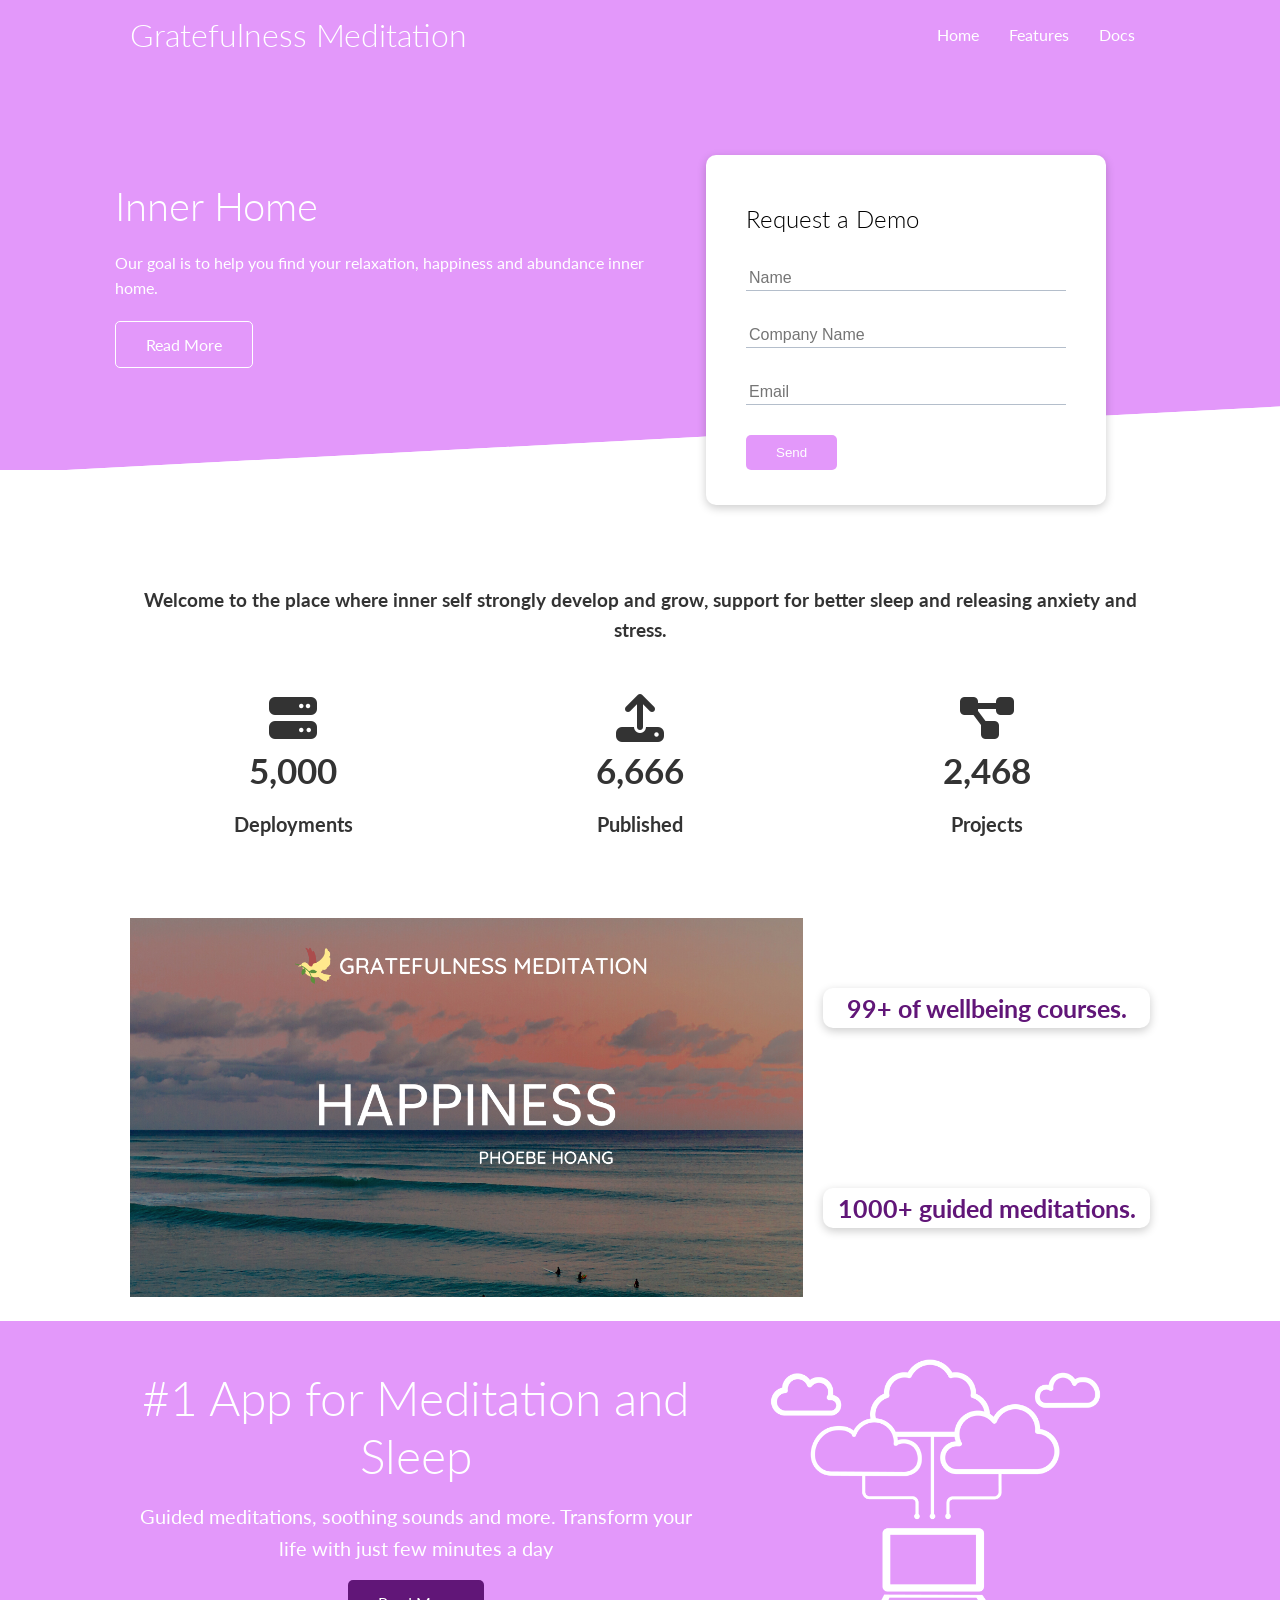
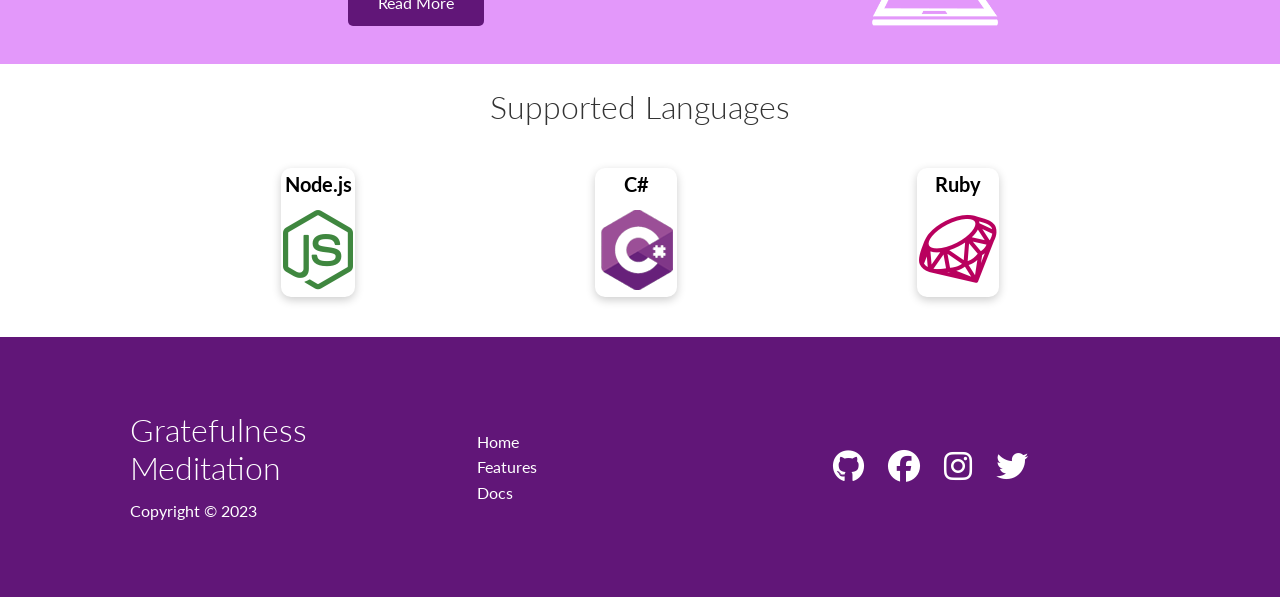
<file: index.html>
<!DOCTYPE html>
<html lang="en">
<head>
    <meta charset="UTF-8">
    <meta http-equiv="X-UA-Compatible" content="IE=edge">
    <meta name="viewport" content="width=device-width, initial-scale=1.0">
    <title>| Phoebe's Project |</title>
    <link rel="stylesheet" href="css/style.css">
    <link rel="stylesheet" href="css/utilities.css">
    <link rel="stylesheet" href="https://cdnjs.cloudflare.com/ajax/libs/font-awesome/6.2.1/css/all.min.css" integrity="sha512-MV7K8+y+gLIBoVD59lQIYicR65iaqukzvf/nwasF0nqhPay5w/9lJmVM2hMDcnK1OnMGCdVK+iQrJ7lzPJQd1w==" crossorigin="anonymous" referrerpolicy="no-referrer" />
</head>
<body>
    <! -- Navbar -->
    <div class="navbar">
        <div class="container flex">
            <h1 class="logo">Gratefulness Meditation</h1>
            <nav>
                <ul>
                    <li><a href="index-phoebe.html">Home</a></li>
                    <li><a href="features.html">Features</a></li>
                    <li><a href="docs.html">Docs</a></li>

                </ul>
            </nav>
        </div>
    </div>
    
    <! -- Showcase -->
    <section class="showcase">
        <div class="container grid">
            <div class="showcase-text">
                <h1>Inner Home</h1>
                <p>Our goal is to help you find your relaxation, happiness and abundance inner home.</p>
                <a href="features.html" class="btn btn-outline">Read More</a>
            </div>
            <div class="showcase-form card">
                <h2>Request a Demo</h2>
                <form>
                    <div class="form-control">
                        <input type="text" name="name" placeholder="Name" required>
                    </div>
                    <div class="form-control">
                        <input type="text" name="company" placeholder="Company Name" required>
                    </div>
                    <div class="form-control">
                        <input type="email" name="email" placeholder="Email" required>
                    </div>
                    <input type="submit" value="Send" class="btn btn-primary ">
                </form>
            </div>
        </div>
    </section>

    <! -- Stats -->
    <section class="stats">
        <div class="container">
            <h3 class="stats-heading text-center my-1">
               Welcome to the place where inner self strongly develop and grow, support for better sleep and releasing anxiety and stress. 
            </h3>
            <div class="grid grid-3 text-center my-4">
                <div>
                    <i class="fas fa-server fa-3x"></i>
                    <h3>5,000</h3>
                    <p class="text-secondary">Deployments</p>
                </div>
                <div>
                    <i class="fas fa-upload fa-3x"></i>
                    <h3>6,666</h3>
                    <p class="text-secondary">Published</p>
                </div>
                <div>
                    <i class="fas fa-project-diagram fa-3x"></i>
                    <h3>2,468</h3>
                    <p class="text-secondary">Projects</p>
                </div>
                <div></div>
                <div></div>
            </div>
        </div>
    </section>

    <! -- Cli -->
    <section class="cli"> 
        <div class="container grid">
            <img src="images/Green and White Minimalist Nature Travel Vlog Youtube Thumbnail (1).png" alt="">
            <div class="card">
                <h3>99+ of wellbeing courses.</h3>
            </div>
            <div class="card">
                <h3>1000+ guided meditations.</h3>
            </div>
        </div>
    </section>

    <! -- Cloud -->
    <section class="cloud bg-primary my-2 py-2">
        <div class="container grid">
            <div class="text-center">
                <h2 class="lg">#1 App for Meditation and Sleep</h2>
                <p class="lead my-1">Guided meditations, soothing sounds and more. Transform your life with just few minutes a day</p>
                <a href="features.html" class="btn btn-dark">Read More</a>
            </div>
            <img src="images/cloud.png" alt="">
        </div>
    </section>

    <! -- Language -->
    <section class="languages">
        <h2 class="md text-center my-2">
            Supported Languages
        </h2>
        <div class="container flex">
            <div class="card">
                <h4>Node.js</h4>
                <img src="images/logos/node.png" alt="">
            </div>
            <div class="card">
                <h4>C#</h4>
                <img src="images/logos/csharp.png" alt="">
            </div><div class="card">
                <h4>Ruby</h4>
                <img src="images/logos/ruby.png" alt="">
            
        </div>
    </section>

    <! -- Footer -->
    <footer class="footer bg-dark py-5">
        <div class="container grid grid-3">
            <div>
                <h1>Gratefulness Meditation</h1>
                <p>Copyright &copy; 2023 </p>
            </div>
            <nav>
                <ul>
                    <li><a href="index-phoebe.html"></a>Home</li>
                    <li><a href="features.html"></a>Features</li>
                    <li><a href="docs.html"></a>Docs</li>
                </ul>
            </nav>
            <div class="social">
                <a href="#"><i class="fab fa-github fa-2x"></i></a>
                <a href="#"><i class="fab fa-facebook fa-2x"></i></a>
                <a href="#"><i class="fab fa-instagram fa-2x"></i></a>
                <a href="#"><i class="fab fa-twitter fa-2x"></i></a>
            </div>
        </div>
    </footer>

</body> 
</html>
</file>
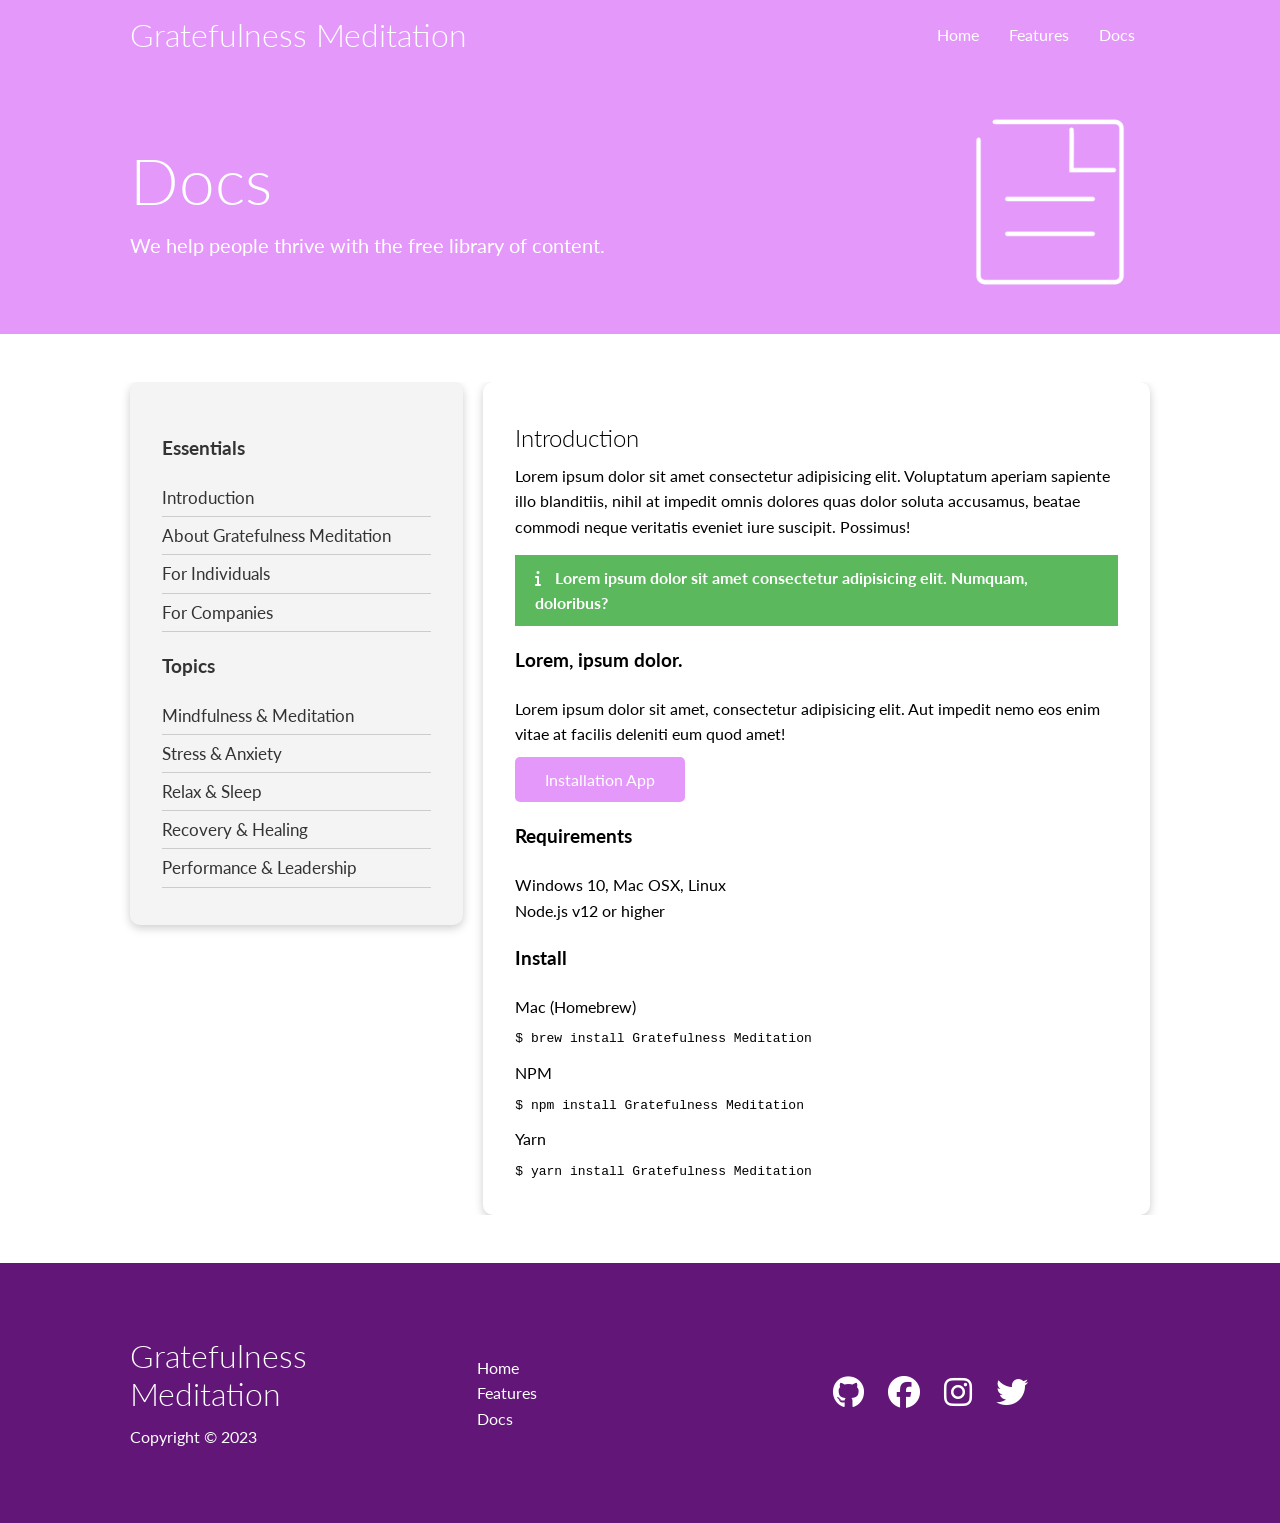
<file: docs.html>
<!DOCTYPE html>
<html lang="en">
<head>
    <meta charset="UTF-8">
    <meta http-equiv="X-UA-Compatible" content="IE=edge">
    <meta name="viewport" content="width=device-width, initial-scale=1.0">
    <title>| Phoebe's Project |</title>
    <link rel="stylesheet" href="css/style.css">
    <link rel="stylesheet" href="css/utilities.css">
    <link rel="stylesheet" href="https://cdnjs.cloudflare.com/ajax/libs/font-awesome/6.2.1/css/all.min.css" integrity="sha512-MV7K8+y+gLIBoVD59lQIYicR65iaqukzvf/nwasF0nqhPay5w/9lJmVM2hMDcnK1OnMGCdVK+iQrJ7lzPJQd1w==" crossorigin="anonymous" referrerpolicy="no-referrer" />
</head>
<body>
    <! -- Navbar -->
    <div class="navbar">
        <div class="container flex">
            <h1 class="logo">Gratefulness Meditation</h1>
            <nav>
                <ul>
                    <li><a href="index-phoebe.html">Home</a></li>
                    <li><a href="features.html">Features</a></li>
                    <li><a href="docs.html">Docs</a></li>

                </ul>
            </nav>
        </div>
    </div>

    <! -- Head -->
    <section class="docs-head bg-primary py-3">
        <div class="container grid">
            <div>
                <h1 class="xl">Docs</h1>
                <p class="lead">
                    We help people thrive with the free library of content.
                </p>
            </div>
            <img src="images/docs.png" alt="">
        </div>
    </section>

    <! -- Docs main -->
    <section class="docs-main my-4">
        <div class="container grid">
            <div class="card bg-light p-3">
                <h3 class="my-2">
                    Essentials
                </h3>
                <nav>
                    <ul>
                        <li><a href="#">Introduction</a></li>
                        <li><a href="#">About Gratefulness Meditation</a></li>
                        <li><a href="#">For Individuals</a></li>
                        <li><a href="#">For Companies</a></li>
                    </ul>
                </nav>

                <h3 class="my-2">
                    Topics
                </h3>
                <nav>
                    <ul>
                        <li><a href="#">Mindfulness & Meditation</a></li>
                        <li><a href="#">Stress & Anxiety</a></li>
                        <li><a href="#">Relax & Sleep</a></li>
                        <li><a href="#">Recovery & Healing</a></li>
                        <li><a href="#">Performance & Leadership</a></li>
                    </ul>
                </nav>
            </div>
            <div class="card p-3">
                <h2>Introduction</h2>
                <p>Lorem ipsum dolor sit amet consectetur adipisicing elit. Voluptatum aperiam sapiente illo blanditiis, nihil at impedit omnis dolores quas dolor soluta accusamus, beatae commodi neque veritatis eveniet iure suscipit. Possimus!</p>
                
                <div class="alert alert-success">
                    <i class="fas fa-info"></i> Lorem ipsum dolor sit amet consectetur adipisicing elit. Numquam, doloribus?
                </div>

                <h3>Lorem, ipsum dolor.</h3>
                <p>Lorem ipsum dolor sit amet, consectetur adipisicing elit. Aut impedit nemo eos enim vitae at facilis deleniti eum quod amet!</p>
                <a href="#" class="btn btn-primary">Installation App</a>

                <h3>Requirements</h3>
                <ul>
                    <li>Windows 10, Mac OSX, Linux</li>
                    <li>Node.js v12 or higher</li>
                </ul>

                <h3>Install</h3>
                <p>Mac (Homebrew)</p>
                <pre><code>$ brew install Gratefulness Meditation</code></pre>
                <p>NPM</p>
                <pre><code>$ npm install Gratefulness Meditation</code></pre>
                <p>Yarn</p>
                <pre><code>$ yarn install Gratefulness Meditation</code></pre>
            </div>
        </div>
    </section>



    <! -- Footer -->
    <footer class="footer bg-dark py-5">
        <div class="container grid grid-3">
            <div>
                <h1>Gratefulness Meditation</h1>
                <p>Copyright &copy; 2023 </p>
            </div>
            <nav>
                <ul>
                    <li><a href="index-phoebe.html"></a>Home</li>
                    <li><a href="features.html"></a>Features</li>
                    <li><a href="docs.html"></a>Docs</li>
                </ul>
            </nav>
            <div class="social">
                <a href="#"><i class="fab fa-github fa-2x"></i></a>
                <a href="#"><i class="fab fa-facebook fa-2x"></i></a>
                <a href="#"><i class="fab fa-instagram fa-2x"></i></a>
                <a href="#"><i class="fab fa-twitter fa-2x"></i></a>
            </div>
        </div>
    </footer>

</body> 
</html>
</file>
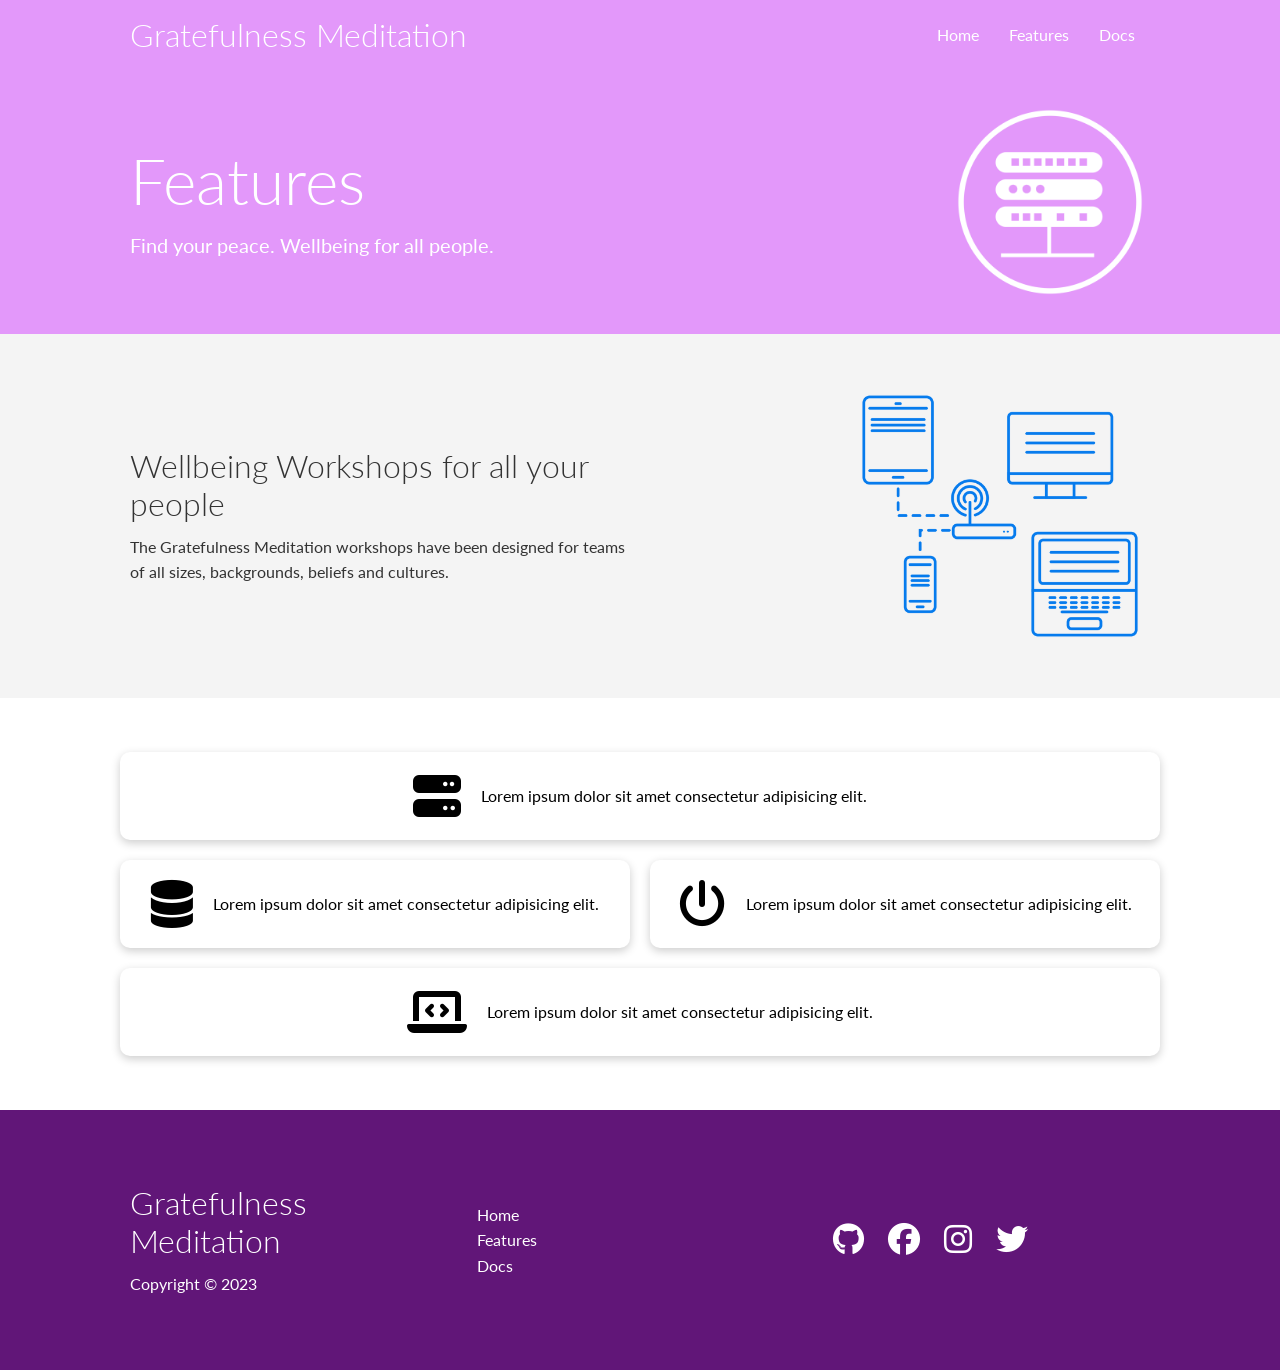
<file: features.html>
<!DOCTYPE html>
<html lang="en">
<head>
    <meta charset="UTF-8">
    <meta http-equiv="X-UA-Compatible" content="IE=edge">
    <meta name="viewport" content="width=device-width, initial-scale=1.0">
    <title>| Phoebe's Project |</title>
    <link rel="stylesheet" href="css/style.css">
    <link rel="stylesheet" href="css/utilities.css">
    <link rel="stylesheet" href="https://cdnjs.cloudflare.com/ajax/libs/font-awesome/6.2.1/css/all.min.css" integrity="sha512-MV7K8+y+gLIBoVD59lQIYicR65iaqukzvf/nwasF0nqhPay5w/9lJmVM2hMDcnK1OnMGCdVK+iQrJ7lzPJQd1w==" crossorigin="anonymous" referrerpolicy="no-referrer" />
</head>
<body>
    <! -- Navbar -->
    <div class="navbar">
        <div class="container flex">
            <h1 class="logo">Gratefulness Meditation</h1>
            <nav>
                <ul>
                    <li><a href="index-phoebe.html">Home</a></li>
                    <li><a href="features.html">Features</a></li>
                    <li><a href="docs.html">Docs</a></li>

                </ul>
            </nav>
        </div>
    </div>

    <! -- Head -->
    <section class="features-head bg-primary py-3">
        <div class="container grid">
            <div>
                <h1 class="xl">Features</h1>
                <p class="lead">
                    Find your peace. Wellbeing for all people.
                </p>
            </div>
            <img src="images/server.png" alt="">
        </div>
    </section>

    <! -- Sub head -->
    <section class="features-sub-head bg-light py-3">
        <div class="container grid">
            <div>
                <h1 class="md">Wellbeing Workshops for all your people</h1>
                <p>
                    The Gratefulness Meditation workshops have been designed for teams of all sizes, backgrounds, beliefs and cultures.
                </p>
            </div>
            <img src="images/server2.png " alt="">

        </div>
    </section>

    <section class="features-main my-2">
        <div class="container grid grid-2">
            <div class="card flex">
                <i class="fas fa-server fa-3x"></i>
                <p>
                    Lorem ipsum dolor sit amet consectetur adipisicing elit.
                </p>
            </div>
            <div class="card flex">
                <i class="fas fa-database fa-3x"></i>
                <p>
                    Lorem ipsum dolor sit amet consectetur adipisicing elit.
                </p>
            </div>
            <div class="card flex">
                <i class="fas fa-power-off fa-3x"></i>
                <p>
                    Lorem ipsum dolor sit amet consectetur adipisicing elit.
                </p>
            </div>
            <div class="card flex">
                <i class="fas fa-laptop-code fa-3x"></i>
                <p>
                    Lorem ipsum dolor sit amet consectetur adipisicing elit.
                </p>
            </div>
        </div>
    </section>

    <! -- Footer -->
    <footer class="footer bg-dark py-5">
        <div class="container grid grid-3">
            <div>
                <h1>Gratefulness Meditation</h1>
                <p>Copyright &copy; 2023 </p>
            </div>
            <nav>
                <ul>
                    <li><a href="index-phoebe.html"></a>Home</li>
                    <li><a href="features.html"></a>Features</li>
                    <li><a href="docs.html"></a>Docs</li>
                </ul>
            </nav>
            <div class="social">
                <a href="#"><i class="fab fa-github fa-2x"></i></a>
                <a href="#"><i class="fab fa-facebook fa-2x"></i></a>
                <a href="#"><i class="fab fa-instagram fa-2x"></i></a>
                <a href="#"><i class="fab fa-twitter fa-2x"></i></a>
            </div>
        </div>
    </footer>

</body> 
</html>
</file>
<file: css/style.css>
@import url('https://fonts.googleapis.com/css2?family=Lato:wght@300&display=swap');

:root {
    --primary-color: rgb(227, 152, 250);
    --secondary-color: rgb(148, 58, 175);
    --dark-color: rgb(97, 22, 120);
    --light-color: #f4f4f4;
    --success-color: #5cb85c;
    --error-color: #d9534f;

}

* {
    box-sizing: border-box;
    padding: 0;
    margin: 0;
}

body {
    font-family: "Lato", sans-serif;
    color: #333;
    line-height: 1.6;
}

ul {
    list-style-type: none;
}

a {
    text-decoration: none;
    color: #333;
}

h1, h2 {
    font-weight: 300;
    line-height: 1.2;
    margin: 10px 0;
}

p {
    margin: 10px 0;
}

img {
    width: 100%;
}

/* Navbar */

.navbar {
    background-color: var(--primary-color);
    color: white;
    height: 70px;
}

.navbar ul {
    display: flex;
}

.navbar a {
    color: white;
    padding: 10px;
    margin: 0 5px;
}

.navbar a:hover {
    border-bottom: 2px white solid;
}
.navbar .flex {
    justify-content: space-between;
}

/* Showcase */

.showcase {
    height: 400px;
    background-color: var(--primary-color);
    color: white;
    position: relative;
}
.showcase h1 {
    font-size: 40px;
}
.showcase p {
    margin: 20px 0;
}

.showcase .grid {
    grid-template-columns: 55% 45%;
    gap: 30px;
    overflow: visible;
}

.showcase-form {
    position: relative;
    top: 60px;
    height: 350px;
    width: 400px;
    padding: 40px;
    z-index: 100;
}

.showcase-form .form-control {
    margin: 30px 0;
}

.showcase-form input[type='text'],
.showcase-form input[type='email'] {
    border: 0;
    border-bottom: 1px solid #b4becb;
    width: 100%;
    padding: 3px;
    font-size: 16px;
}

.showcase-form input:focus {
    outline: none;
}

.showcase::before, .showcase::after {
    content: '';
    position: absolute;
    height: 100px;
    bottom: -70px;
    right: 0;
    left: 0;
    background-color: white; 
    transform: skewY(-3deg);
    -webkit-transform: skewY(-3deg);
    -moz-transform: skewY(-3deg);
    -ms-transform: skewY(-3deg);
}

/* Stats */

.stats {
   padding-top: 100px;
}

.stats-heading {
  
}

.stats .grid h3 {
    font-size: 35px;
}

.stats .grid p {
    font-size: 20px;
    font-weight: bold;
}

/* Cli */
.cli .grid {
    grid-template-columns: repeat(3, 1fr);
    grid-template-rows: repeat(2, 1fr);
    margin: auto;
    text-align: center;
}

.cli .grid h3 {
    font-size: 25px;
    color: var(--dark-color);
    
}


.cli .grid > *:first-child {
    grid-column: 1 / span 2;
    grid-row: 1 / span 2; 
}

/* Cloud */
.cloud .grid {
    grid-template-columns: 4fr 3fr;
}

/* Languages */

.languages .card {
    text-align: center;
    margin: 18px 120px 40px;
    transition: transform 0.2s ease-in;
}

.languages .flex {
    flex-wrap: wrap;
}

.languages .card h4 {
    font-size: 20px;
    margin-bottom: 10px;
}

.languages .card:hover {
    transform: translateY(-15px);

}

/* Features */
.features-head img, .docs-head img {
    width: 200px;
    justify-self: flex-end;
}

.features-sub-head img {
    width: 300px;
    justify-self: flex-end;
}

.features-main .card > i {
    margin-right: 20px;
    margin-top: 20px;
    margin-bottom: 20px;
}

.features-main .grid {
    padding: 30px;
}

.features-main .grid > *:first-child {
    grid-column: 1 / span 2;
}

.features-main .grid > *:nth-child(4) {
    grid-column: 1 / span 2;
}

/* Docs */
.docs-main h3 {
    margin: 20px 0;
}

.docs-main .grid {
    grid-template-columns: 1fr 2fr;
    align-items: flex-start;
}

.docs-main nav li {
    font-size: 17px;
    padding-bottom: 5px;
    margin-bottom: 5px;
    border-bottom: 1px #ccc solid;
}

.docs-main a:hover {
    font-weight: bold;
}

/* Footer */
.footer .social a {
    margin: 0 10px;
}


/* Tablets and under */
@media(max-width: 768px) {
    .grid, 
    .showcase .grid, 
    .stats .grid, 
    .cli .grid, 
    .cloud .grid,
    .footer .grid {
        grid-template-columns: 1fr;
        grid-template-rows: 1fr;
    }

    .showcase {
        height: auto;
    }

    .showcase-text {
        text-align: center;
        margin-top: 40px;
    }
    .showcase-form {
        justify-self: center;
        margin: auto;
    }

    .cli .grid > *:first-child {
        grid-column: 1;
        grid-row: 1; 
    }


}


/* Mobile */
@media(max-width: 500px) {
    .navbar {
        height: 110px;
    }
    .navbar .flex {
        flex-direction: column;
    }
    .navbar ul {
        padding: 10px;
        background-color: rgba(0, 0, 0, 0.1);
    }
}
</file>
<file: css/utilities.css>
/* Utilities */

.container {
    max-width: 1100px;
    margin: 0 auto;
    overflow: auto;
    padding: 0 40px;
}

.flex {
    display: flex;
    justify-content: center;
    align-items: center;
    height: 100%;
}

.grid {
    display: grid;
    grid-template-columns: repeat(2, 1fr);
    gap: 20px;
    justify-content: center;
    align-items: center;
    height: 100%;
}

.grid-3 {
    grid-template-columns: repeat(3, 1fr);
}

.grid-2 {
    grid-template-columns: repeat(2, 1fr);
}

.card {
    background-color: white;
    color: black;
    border-radius: 10px;
    box-shadow: 0 3px 10px rgba(0, 0, 0,  0.2);
}

.btn {
    display: inline-block;
    padding: 10px 30px;
    cursor: pointer;
    background: var(--primary-color);
    color: white;
    border: none;
    border-radius: 5px;
}

.btn-outline {
    background-color: transparent;
    border: 1px white solid;
}

.btn:hover {
    transform: scale(0.98);
}

/* Background & colored buttons */
.bg-primary, .btn-primary {
    background-color: var(--primary-color);
    color: white;
}

.bg-secondary, .btn-secondary {
    background-color: var(--secondary-color);
    color: white;
}

.bg-dark, .btn-dark {
    background-color: var(--dark-color);
    color: white;
}

.bg-primary a, .btn-primary a,
.bg-secondary a, .btn-secondary a, 
.bg-dark a, .btn-dark a {
    color: white;
}

.bg-light, .btn-light {
    background-color: var(--light-color);
    color: #333;
}

/* Text sizes */
.lead {
    font-size: 20px;
}

.sm {
    font-size: 1rem;
}

.md {
    font-size: 2rem;
}

.lg {
    font-size: 3rem;
}

.xl {
    font-size: 4rem;
}
.text-center {
    text-align: center;
}

/* Alert */
.alert {
    background-color: var(--light-color);
    padding: 10px 20px;
    font-weight: bold;
    margin: 15px 0;
}
.alert i {
    margin-right: 10px;
}

.alert-success {
    background-color: var(--success-color);
    color: white;
}

.alert-error {
    background-color: var(--error-color);
    color: white;
}

/* Margin */
.my-1 {
    margin: 1rem 0;
}
.my-2 {
    margin: 1.5rem 0;
}
.my-3 {
    margin: 2rem 0;
}
.my-4 {
    margin: 3rem 0;
}
.my-5 {
    margin: 4rem 0;
}

.m-1 {
    margin: 1rem;
}
.m-2 {
    margin: 1.5rem;
}
.m-3 {
    margin: 2rem;
}
.m-4 {
    margin: 3rem;
}
.m-5 {
    margin: 4rem;
}

/* Padding */
.py-1 {
    padding: 1rem 0;
}
.py-2 {
    padding: 1.5rem 0;
}
.py-3 {
    padding: 2rem 0;
}
.py-4 {
    padding: 3rem 0;
}
.py-5 {
    padding: 4rem 0;
}

.p-1 {
    padding: 1rem;
}
.p-2 {
    padding: 1.5rem;
}
.p-3 {
    padding: 2rem;
}
.p-4 {
    padding: 3rem;
}
.p-5 {
    padding: 4rem;
}
</file>
